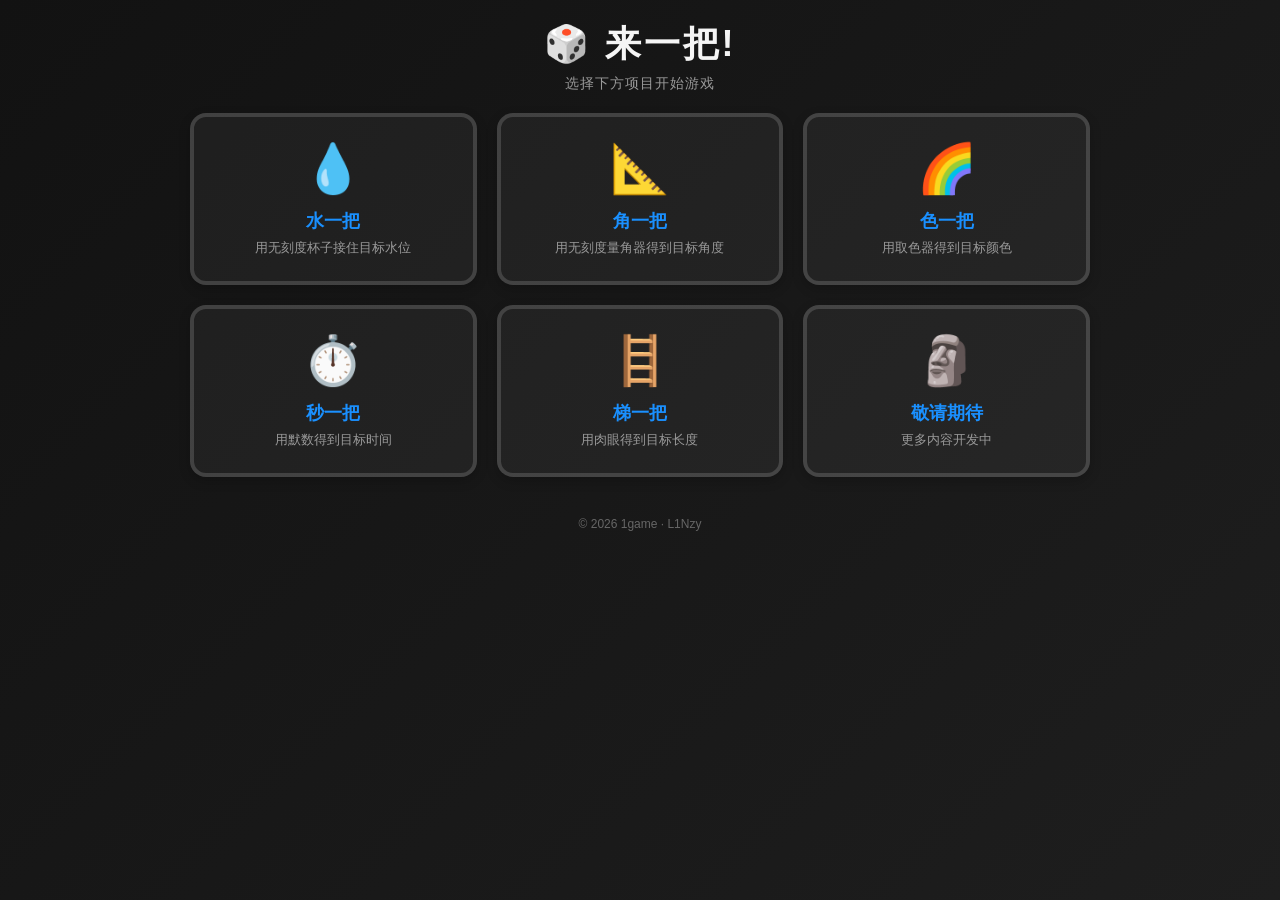
<file: index.html>
<!DOCTYPE html>
<html lang="zh-CN">
<head>
  <meta charset="UTF-8">
  <meta name="viewport" content="width=device-width, initial-scale=1.0">
  <link rel="icon" type="image/png" sizes="32x32" href="img/1.png">
  <title>来一把</title>
  <link rel="stylesheet" href="css/style.css">
  <style>
    .nav-container {
      display: grid;
      grid-template-columns: repeat(auto-fit, minmax(220px, 1fr));
      gap: 20px;
      width: 100%;
      max-width: 900px;
    }
    .nav-card {
      background: rgba(255, 255, 255, 0.05);
      border: 4px solid rgba(255, 255, 255, 0.15);
      border-radius: 16px;
      padding: 24px 20px;
      text-align: center;
      cursor: pointer;
      transition: transform 0.2s ease, box-shadow 0.2s ease;
      box-shadow: 0 4px 12px rgba(0,0,0,0.2);
    }
    .nav-card:hover {
      transform: translateY(-4px);
      box-shadow: 0 8px 24px #0084ff;
      border-color: #0062ff;
    }
    .nav-icon { font-size: 48px; margin-bottom: 12px; }
    .nav-title { font-size: 18px; font-weight: 600; color: #1a90ff; margin-bottom: 6px; }
    .nav-desc { font-size: 13px; color: #999999; line-height: 1.4; }
    .footer { margin-top: 40px; font-size: 12px; color: #666666; text-align: center; }
    @media (max-width: 600px) {
      .title { font-size: 26px; }
      .nav-icon { font-size: 40px; }
      .nav-title { font-size: 16px; }
    }
  </style>
</head>
<body>
  <h1 class="title">🎲 来一把!</h1>
  <p class="subtitle">选择下方项目开始游戏</p>

  <div class="nav-container">
    <div class="nav-card" onclick="window.open('WATER/index.html','_blank')">
      <div class="nav-icon">💧</div>
      <div class="nav-title">水一把</div>
      <div class="nav-desc">用无刻度杯子接住目标水位</div>
    </div>
    <div class="nav-card" onclick="window.open('ANGLE/index.html','_blank')">
      <div class="nav-icon">📐</div>
      <div class="nav-title">角一把</div>
      <div class="nav-desc">用无刻度量角器得到目标角度</div>
    </div>
    <div class="nav-card" onclick="window.open('COLOR/index.html','_blank')">
      <div class="nav-icon">🌈</div>
      <div class="nav-title">色一把</div>
      <div class="nav-desc">用取色器得到目标颜色</div>
    </div>
    <div class="nav-card" onclick="window.open('SECOND/index.html','_blank')">
      <div class="nav-icon">⏱️</div>
      <div class="nav-title">秒一把</div>
      <div class="nav-desc">用默数得到目标时间</div>
    </div>    
    <div class="nav-card" onclick="window.open('LADDER/index.html','_blank')">
      <div class="nav-icon">🪜</div>
      <div class="nav-title">梯一把</div>
      <div class="nav-desc">用肉眼得到目标长度</div>
    </div>
    <div class="nav-card" onclick="location.href='#'">
      <div class="nav-icon">🗿</div>
      <div class="nav-title">敬请期待</div>
      <div class="nav-desc">更多内容开发中</div>
    </div>
  </div>

  <div class="footer">© 2026 1game · L1Nzy</div>
</body>
</html>
</file>
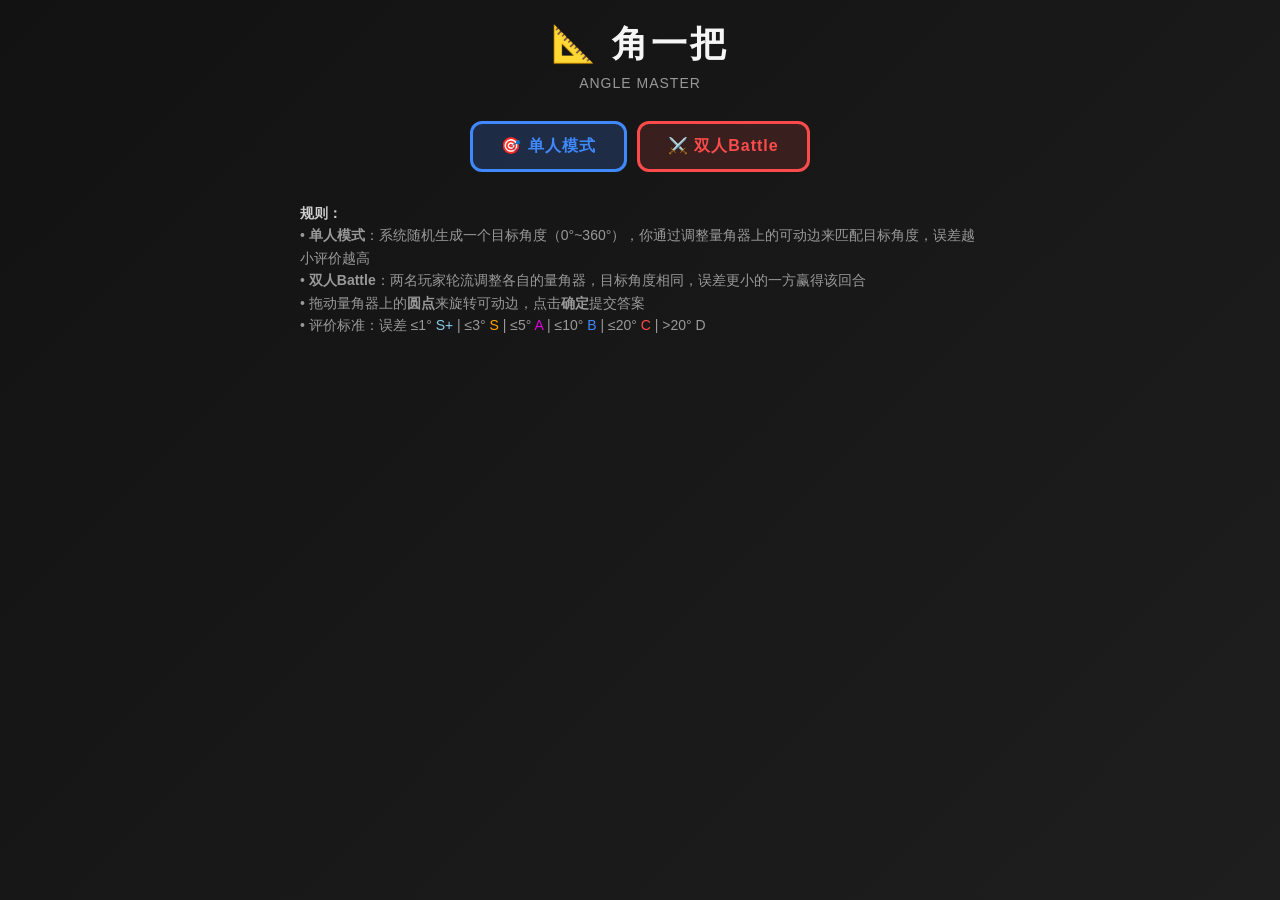
<file: ANGLE/index.html>
<!DOCTYPE html>
<html lang="zh-CN">
<head>
  <meta charset="UTF-8">
  <meta name="viewport" content="width=device-width, initial-scale=1.0">
  <link rel="icon" type="image/png" sizes="32x32" href="../img/A.png">
  <title>角一把</title>
  <link rel="stylesheet" href="../css/style.css">
  <style>
    .target-display {
      font-size: 52px;
      font-weight: 800;
      color: var(--color-warning);
      text-align: center;
      margin: 8px 0;
      letter-spacing: 2px;
      text-shadow: 0 0 20px rgba(255, 218, 70, 0.3);
    }
    .protractor-area {
      display: flex;
      gap: 40px;
      align-items: center;
      justify-content: center;
      flex-wrap: wrap;
      margin: 16px 0;
    }
    .protractor-wrapper {
      display: flex;
      flex-direction: column;
      align-items: center;
      gap: 10px;
    }
    .protractor-name {
      font-size: 15px;
      font-weight: 700;
      color: #ccc;
      letter-spacing: 1px;
    }
    .protractor-name.p1 { color: var(--color-accent); }
    .protractor-name.p2 { color: var(--color-success); }
    .canvas-container { position: relative; }
    canvas {
      border-radius: 50%;
      cursor: grab;
      background: rgba(255,255,255,0.02);
      border: 1px solid var(--border-subtle);
    }
    canvas:active { cursor: grabbing; }
    @media (max-width: 960px) {
      .target-display { font-size: 40px; }
      .protractor-area { gap: 20px; }
    }
    @media (max-width: 640px) {
      .target-display { font-size: 34px; }
    }
  </style>
</head>
<body>
  <div class="title">📐 角一把</div>
  <div class="subtitle">ANGLE MASTER</div>

  <div class="test-area">
    <div id="modeSelect" class="mode-select">
      <button class="btn btn-primary" onclick="startSolo()">🎯 单人模式</button>
      <button class="btn btn-danger" onclick="showBoSelect()">⚔️ 双人Battle</button>
    </div>

    <div id="boSelect" class="bo-select hidden">
      <span class="bo-label">选择赛制：</span>
      <button class="bo-btn" data-bo="1">BO1</button>
      <button class="bo-btn" data-bo="3">BO3</button>
      <button class="bo-btn" data-bo="5">BO5</button>
      <button class="bo-btn" data-bo="7">BO7</button>
      <button class="bo-btn active" data-bo="-1">♾️无限</button>
      <button class="btn btn-ghost" style="padding:6px 14px;font-size:13px;" onclick="backToModeSelect()">← 返回</button>
    </div>

    <div id="gameContainer" class="game-container hidden">
      <div id="targetLabel" class="target-label hidden">🎯 目标角度</div>
      <div id="targetDisplay" class="target-display hidden">--°</div>
      <div id="roundInfo" class="round-info hidden"></div>

      <div id="scoreBoard" class="score-board hidden">
        <div class="score-item">
          <div class="score-name p1-color">玩家1</div>
          <div class="score-value p1-score" id="p1Score">0</div>
        </div>
        <div class="score-divider">:</div>
        <div class="score-item">
          <div class="score-name p2-color">玩家2</div>
          <div class="score-value p2-score" id="p2Score">0</div>
        </div>
      </div>

      <div id="flowTip" class="flow-tip">点击开始按钮进入游戏</div>
      <div id="protractorArea" class="protractor-area"></div>
      <div id="feedbackText" class="feedback-text"></div>
      <div id="progressText" class="progress"></div>

      <div style="display:flex;gap:10px;flex-wrap:wrap;justify-content:center;">
        <button id="btnStart" class="btn btn-success" onclick="startRound()">▶ 开始</button>
        <button id="btnConfirm" class="btn btn-primary hidden" onclick="confirmAngle()">✓ 确定</button>
        <button id="btnNext" class="btn btn-warning hidden" onclick="nextRound()">▶ 下一回合</button>
        <button id="btnBack" class="btn btn-ghost" onclick="backToModeSelect()">← 返回菜单</button>
      </div>

      <div id="resultContainer" class="result-container hidden"></div>
    </div>

    <div id="ruleTip" class="rule-tip">
      <strong style="color:#ccc;">规则：</strong><br>
      • <strong>单人模式</strong>：系统随机生成一个目标角度（0°~360°），你通过调整量角器上的可动边来匹配目标角度，误差越小评价越高<br>
      • <strong>双人Battle</strong>：两名玩家轮流调整各自的量角器，目标角度相同，误差更小的一方赢得该回合<br>
      • 拖动量角器上的<strong>圆点</strong>来旋转可动边，点击<strong>确定</strong>提交答案<br>
      • 评价标准：误差 ≤1° <span class="text-skyblue">S+</span> | ≤3° <span class="text-orange">S</span> | ≤5° <span class="text-purple">A</span> | ≤10° <span class="text-blue">B</span> | ≤20° <span class="text-red">C</span> | >20° <span class="text-gray">D</span>
    </div>
  </div>

  <div id="modalOverlay" class="modal-overlay hidden">
    <div class="modal-box">
      <div id="modalTitle" class="modal-title"></div>
      <div id="modalBody" class="modal-body"></div>
      <button class="btn btn-primary" onclick="closeModal()">了解</button>
    </div>
  </div>

  <script src="../js/angle.js"></script>
</body>
</html>
</file>
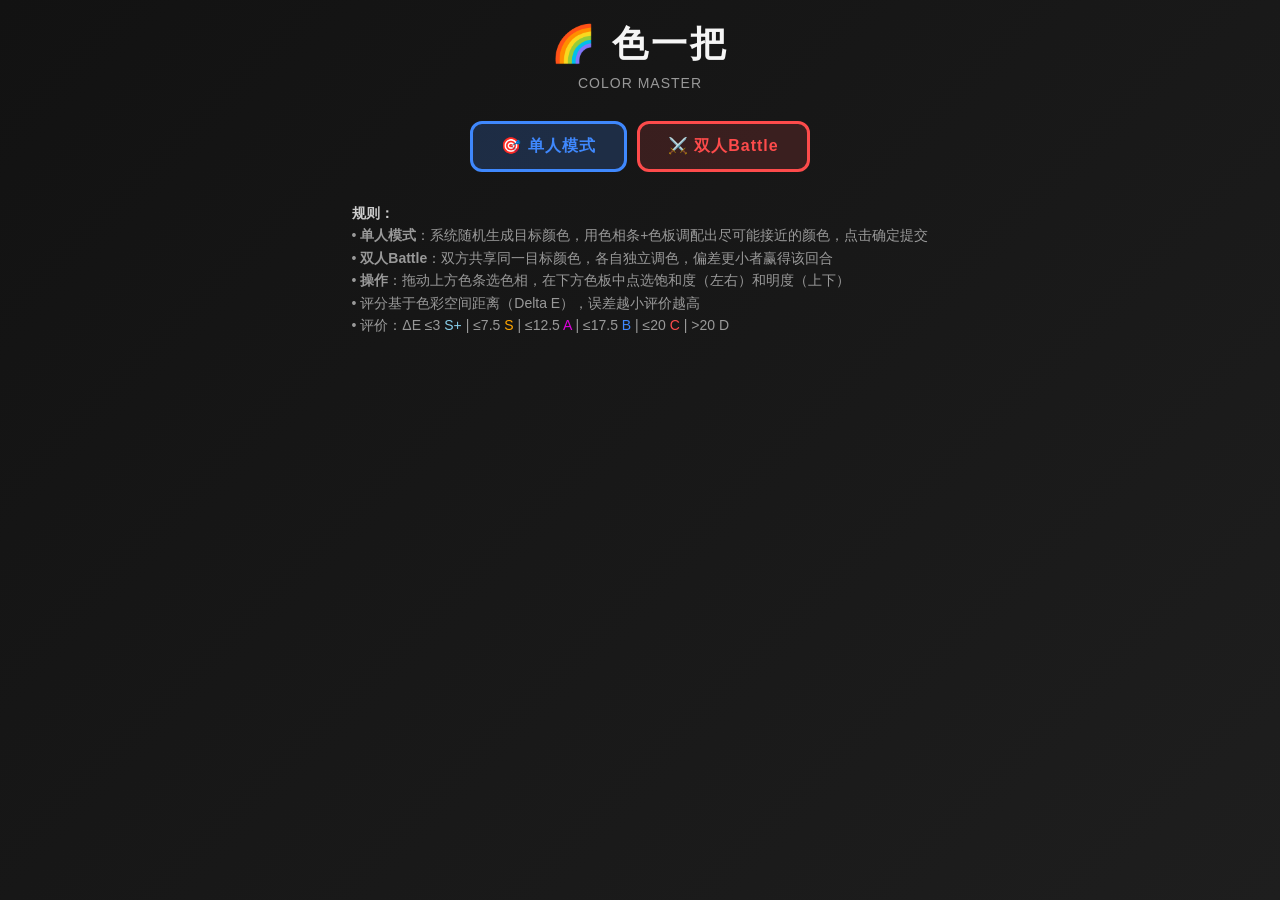
<file: COLOR/index.html>
<!DOCTYPE html>
<html lang="zh-CN">
<head>
  <meta charset="UTF-8">
  <meta name="viewport" content="width=device-width, initial-scale=1.0">
  <link rel="icon" type="image/png" sizes="32x32" href="../img/C.png">
  <title>色一把</title>
  <link rel="stylesheet" href="../css/style.css">
  <style>
    .target-swatch {
      width: 140px;
      height: 140px;
      border-radius: var(--radius-md);
      border: 3px solid rgba(255, 255, 255, 0.3);
      box-shadow: 0 0 30px rgba(0, 0, 0, 0.5);
      margin: 10px 0;
    }
    .players-area {
      display: flex;
      gap: 40px;
      align-items: flex-start;
      justify-content: center;
      flex-wrap: wrap;
      margin: 16px 0;
    }
    .player-panel {
      display: flex;
      flex-direction: column;
      align-items: center;
      gap: 12px;
      padding: 16px;
      border-radius: var(--radius-md);
      border: 1px solid var(--border-subtle);
      background: rgba(255, 255, 255, 0.02);
      min-width: 280px;
    }
    .player-name {
      font-size: 15px;
      font-weight: 700;
      letter-spacing: 1px;
    }
    .player-name.p1 { color: var(--color-accent); }
    .player-name.p2 { color: var(--color-success); }
    .color-preview {
      width: 100px;
      height: 100px;
      border-radius: var(--radius-md);
      border: 3px solid rgba(255, 255, 255, 0.25);
      box-shadow: 0 0 16px rgba(0, 0, 0, 0.4);
      transition: background-color 0.03s;
    }
    .picker-wrap {
      display: flex;
      flex-direction: column;
      align-items: center;
      gap: 10px;
      width: 240px;
    }
    .hue-bar {
      width: 100%;
      height: 18px;
      border-radius: 9px;
      border: 1px solid rgba(255, 255, 255, 0.2);
      cursor: pointer;
      position: relative;
      touch-action: none;
      background: linear-gradient(to right,
        #ff0000 0%, #ffff00 17%, #00ff00 33%,
        #00ffff 50%, #0000ff 67%, #ff00ff 83%, #ff0000 100%);
    }
    .hue-thumb {
      position: absolute;
      top: -4px;
      width: 10px;
      height: 26px;
      border-radius: 5px;
      border: 2px solid #fff;
      background: rgba(255, 255, 255, 0.3);
      box-shadow: 0 0 4px rgba(0, 0, 0, 0.5);
      transform: translateX(-5px);
      pointer-events: none;
    }
    .sv-canvas {
      width: 240px;
      height: 160px;
      border-radius: var(--radius-sm);
      border: 1px solid rgba(255, 255, 255, 0.2);
      cursor: crosshair;
      position: relative;
      overflow: hidden;
      touch-action: none;
      background: #ff0000;
    }
    .sv-overlay-white {
      position: absolute;
      inset: 0;
      background: linear-gradient(to right, rgba(255, 255, 255, 1), rgba(255, 255, 255, 0));
    }
    .sv-overlay-black {
      position: absolute;
      inset: 0;
      background: linear-gradient(to top, rgba(0, 0, 0, 1), rgba(0, 0, 0, 0));
    }
    .sv-thumb {
      position: absolute;
      width: 14px;
      height: 14px;
      border-radius: 50%;
      border: 2px solid #fff;
      box-shadow: 0 0 4px rgba(0, 0, 0, 0.6);
      transform: translate(-7px, -7px);
      pointer-events: none;
    }
    .hue-label {
      font-size: 12px;
      color: var(--color-neutral);
      font-family: monospace;
    }
    .compare-area {
      display: flex;
      gap: 30px;
      align-items: center;
      justify-content: center;
      flex-wrap: wrap;
      margin: 12px 0;
    }
    .compare-item {
      display: flex;
      flex-direction: column;
      align-items: center;
      gap: 6px;
    }
    .compare-swatch {
      width: 90px;
      height: 90px;
      border-radius: var(--radius-md);
      border: 2px solid rgba(255, 255, 255, 0.25);
    }
    .compare-label {
      font-size: 12px;
      color: var(--color-neutral);
    }
    @media (max-width: 960px) {
      .players-area { gap: 20px; }
    }
    @media (max-width: 640px) {
      .player-panel { min-width: unset; width: 100%; }
    }
  </style>
</head>
<body>
  <div class="title">🌈 色一把</div>
  <div class="subtitle">COLOR MASTER</div>

  <div class="test-area">
    <div id="modeSelect" class="mode-select">
      <button class="btn btn-primary" onclick="startSolo()">🎯 单人模式</button>
      <button class="btn btn-danger"  onclick="showBoSelect()">⚔️ 双人Battle</button>
    </div>

    <div id="boSelect" class="bo-select hidden">
      <span class="bo-label">选择赛制：</span>
      <button class="bo-btn" data-bo="1">BO1</button>
      <button class="bo-btn" data-bo="3">BO3</button>
      <button class="bo-btn" data-bo="5">BO5</button>
      <button class="bo-btn" data-bo="7">BO7</button>
      <button class="bo-btn active" data-bo="-1">♾️无限</button>
      <button class="btn btn-ghost" style="padding:6px 14px;font-size:13px;" onclick="backToModeSelect()">← 返回</button>
    </div>

    <div id="gameContainer" class="game-container hidden">
      <div id="targetLabel"  class="target-label hidden">🌈 目标颜色</div>
      <div id="targetSwatch" class="target-swatch hidden"></div>
      <div id="roundInfo" class="round-info hidden"></div>

      <div id="scoreBoard" class="score-board hidden">
        <div class="score-item">
          <div class="score-name p1-color">玩家1</div>
          <div class="score-value p1-score" id="p1Score">0</div>
        </div>
        <div class="score-divider">:</div>
        <div class="score-item">
          <div class="score-name p2-color">玩家2</div>
          <div class="score-value p2-score" id="p2Score">0</div>
        </div>
      </div>

      <div id="flowTip" class="flow-tip">点击开始按钮进入游戏</div>
      <div id="playersArea" class="players-area hidden"></div>
      <div id="compareArea" class="compare-area hidden"></div>
      <div id="feedbackText" class="feedback-text"></div>
      <div id="progressText" class="progress"></div>

      <div style="display:flex;gap:10px;flex-wrap:wrap;justify-content:center;">
        <button id="btnStart"   class="btn btn-success"  onclick="startRound()">▶ 开始</button>
        <button id="btnConfirm" class="btn btn-primary hidden" onclick="confirmColor()">✓ 确定</button>
        <button id="btnNext"    class="btn btn-warning hidden" onclick="nextRound()">▶ 下一回合</button>
        <button id="btnBack"    class="btn btn-ghost"    onclick="backToModeSelect()">← 返回菜单</button>
      </div>

      <div id="resultContainer" class="result-container hidden"></div>
    </div>

    <div id="ruleTip" class="rule-tip">
      <strong style="color:#ccc;">规则：</strong><br>
      • <strong>单人模式</strong>：系统随机生成目标颜色，用色相条+色板调配出尽可能接近的颜色，点击确定提交<br>
      • <strong>双人Battle</strong>：双方共享同一目标颜色，各自独立调色，偏差更小者赢得该回合<br>
      • <strong>操作</strong>：拖动上方色条选色相，在下方色板中点选饱和度（左右）和明度（上下）<br>
      • 评分基于色彩空间距离（Delta E），误差越小评价越高<br>
      • 评价：ΔE ≤3 <span class="text-skyblue">S+</span> | ≤7.5 <span class="text-orange">S</span> | ≤12.5 <span class="text-purple">A</span> | ≤17.5 <span class="text-blue">B</span> | ≤20 <span class="text-red">C</span> | >20 <span class="text-gray">D</span>
    </div>
  </div>

  <div id="modalOverlay" class="modal-overlay hidden">
    <div class="modal-box">
      <div id="modalTitle" class="modal-title"></div>
      <div id="modalBody"  class="modal-body"></div>
      <button class="btn btn-primary" onclick="closeModal()">了解</button>
    </div>
  </div>

  <script src="../js/color.js"></script>
</body>
</html>
</file>
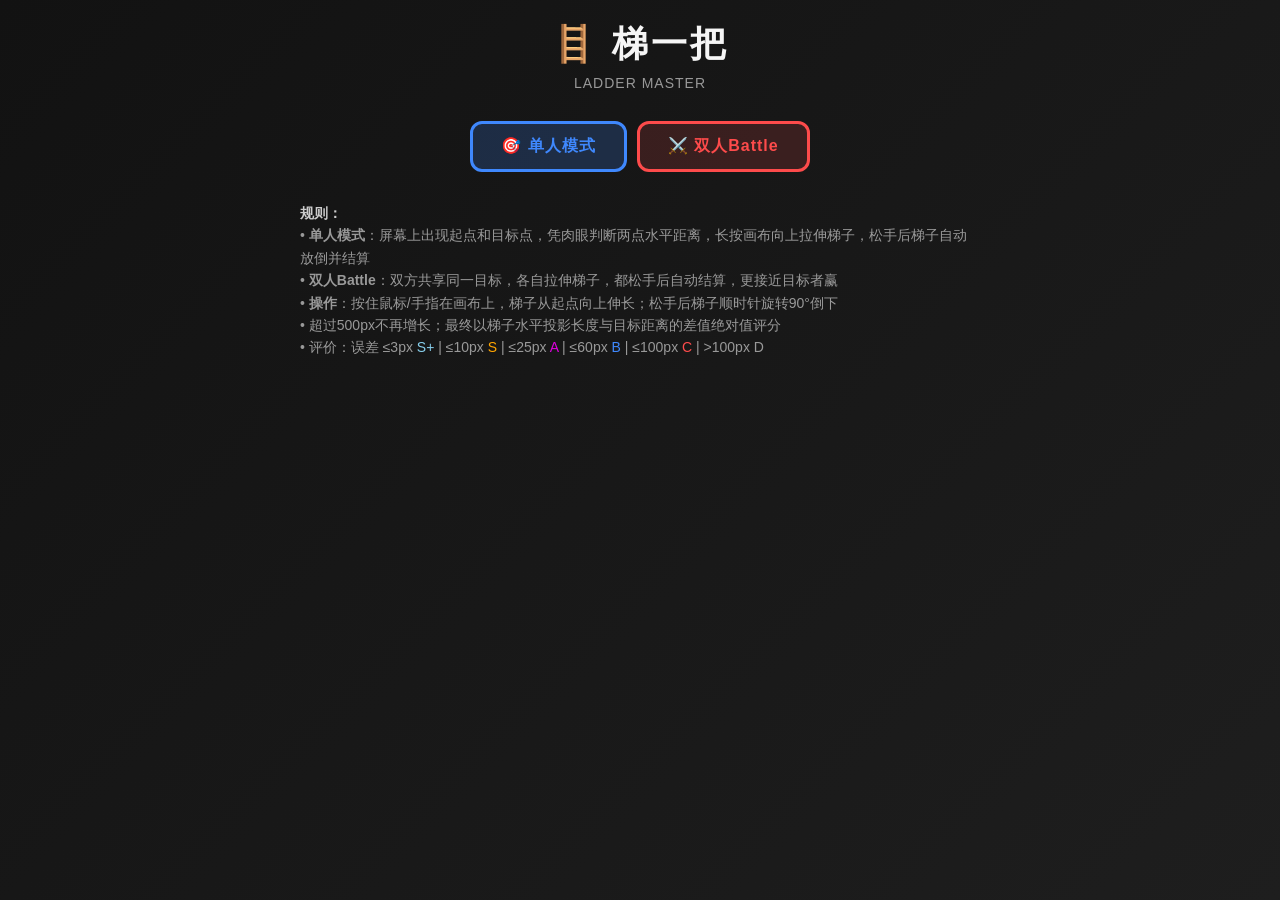
<file: LADDER/index.html>
<!DOCTYPE html>
<html lang="zh-CN">
<head>
<meta charset="UTF-8">
<meta name="viewport" content="width=device-width, initial-scale=1.0">
<link rel="icon" type="image/png" sizes="32x32" href="../img/L.png">
<title>梯一把</title>
<link rel="stylesheet" href="../css/style.css">
<style>
  .ladder-area {
    display: flex;
    gap: 40px;
    align-items: flex-start;
    justify-content: center;
    flex-wrap: wrap;
    margin: 16px 0;
  }
  .ladder-wrapper {
    display: flex;
    flex-direction: column;
    align-items: center;
    gap: 10px;
    padding: 16px;
    border-radius: var(--radius-md);
    border: 1px solid var(--border-subtle);
    background: rgba(255, 255, 255, 0.02);
  }
  .ladder-name {
    font-size: 15px;
    font-weight: 700;
    letter-spacing: 1px;
  }
  .ladder-name.p1 { color: var(--color-accent); }
  .ladder-name.p2 { color: var(--color-success); }
  .ladder-hint {
    font-size: 12px;
    color: var(--color-neutral);
    text-align: center;
    opacity: 0.6;
  }
  canvas {
    border-radius: var(--radius-md);
    background: rgba(255, 255, 255, 0.02);
    border: 1px solid var(--border-subtle);
    touch-action: none;
    cursor: pointer;
  }
  canvas:active { cursor: grabbing; }
</style>
</head>
<body>

<div class="title">🪜 梯一把</div>
<div class="subtitle">LADDER MASTER</div>

<div class="test-area">

  <div id="modeSelect" class="mode-select">
    <button class="btn btn-primary" onclick="startLadderSolo()">🎯 单人模式</button>
    <button class="btn btn-danger"  onclick="showLadderBoSelect()">⚔️ 双人Battle</button>
  </div>

  <div id="boSelect" class="bo-select hidden">
    <span class="bo-label">选择赛制：</span>
    <button class="bo-btn" data-bo="1">BO1</button>
    <button class="bo-btn" data-bo="3">BO3</button>
    <button class="bo-btn" data-bo="5">BO5</button>
    <button class="bo-btn" data-bo="7">BO7</button>
    <button class="bo-btn active" data-bo="-1">♾️无限</button>
    <button class="btn btn-ghost" style="padding:6px 14px;font-size:13px;" onclick="backToLadderMenu()">← 返回</button>
  </div>

  <div id="gameContainer" class="game-container hidden">

    <div id="roundInfo"      class="round-info hidden"></div>

    <div id="scoreBoard" class="score-board hidden">
      <div class="score-item">
        <div class="score-name p1-color">玩家1</div>
        <div class="score-value p1-score" id="p1Score">0</div>
      </div>
      <div class="score-divider">:</div>
      <div class="score-item">
        <div class="score-name p2-color">玩家2</div>
        <div class="score-value p2-score" id="p2Score">0</div>
      </div>
    </div>

    <div id="flowTip" class="flow-tip">点击开始按钮进入游戏</div>

    <div id="ladderArea" class="ladder-area hidden"></div>

    <div id="feedbackText" class="feedback-text"></div>
    <div id="progressText" class="progress"></div>

    <div style="display:flex;gap:10px;flex-wrap:wrap;justify-content:center;">
      <button id="btnStart"   class="btn btn-success"  onclick="startLadderRound()">▶ 开始</button>
      <button id="btnConfirm" class="btn btn-primary hidden" onclick="confirmLadder()">✓ 确定</button>
      <button id="btnNext"    class="btn btn-warning hidden" onclick="nextLadderRound()">▶ 下一回合</button>
      <button id="btnBack"    class="btn btn-ghost"    onclick="backToLadderMenu()">← 返回菜单</button>
    </div>

    <div id="resultContainer" class="result-container hidden"></div>
  </div>

  <div id="ruleTip" class="rule-tip">
    <strong style="color:#ccc;">规则：</strong><br>
    • <strong>单人模式</strong>：屏幕上出现起点和目标点，凭肉眼判断两点水平距离，长按画布向上拉伸梯子，松手后梯子自动放倒并结算<br>
    • <strong>双人Battle</strong>：双方共享同一目标，各自拉伸梯子，都松手后自动结算，更接近目标者赢<br>
    • <strong>操作</strong>：按住鼠标/手指在画布上，梯子从起点向上伸长；松手后梯子顺时针旋转90°倒下<br>
    • 超过500px不再增长；最终以梯子水平投影长度与目标距离的差值绝对值评分<br>
    • 评价：误差 ≤3px <span class="text-skyblue">S+</span> | ≤10px <span class="text-orange">S</span> | ≤25px <span class="text-purple">A</span> | ≤60px <span class="text-blue">B</span> | ≤100px <span class="text-red">C</span> | >100px <span class="text-gray">D</span>
  </div>
</div>

<div id="modalOverlay" class="modal-overlay hidden">
  <div class="modal-box">
    <div id="modalTitle" class="modal-title"></div>
    <div id="modalBody"  class="modal-body"></div>
    <button class="btn btn-primary" onclick="closeLadderModal()">了解</button>
  </div>
</div>

<script src="../js/ladder.js"></script>
</body>
</html>
</file>
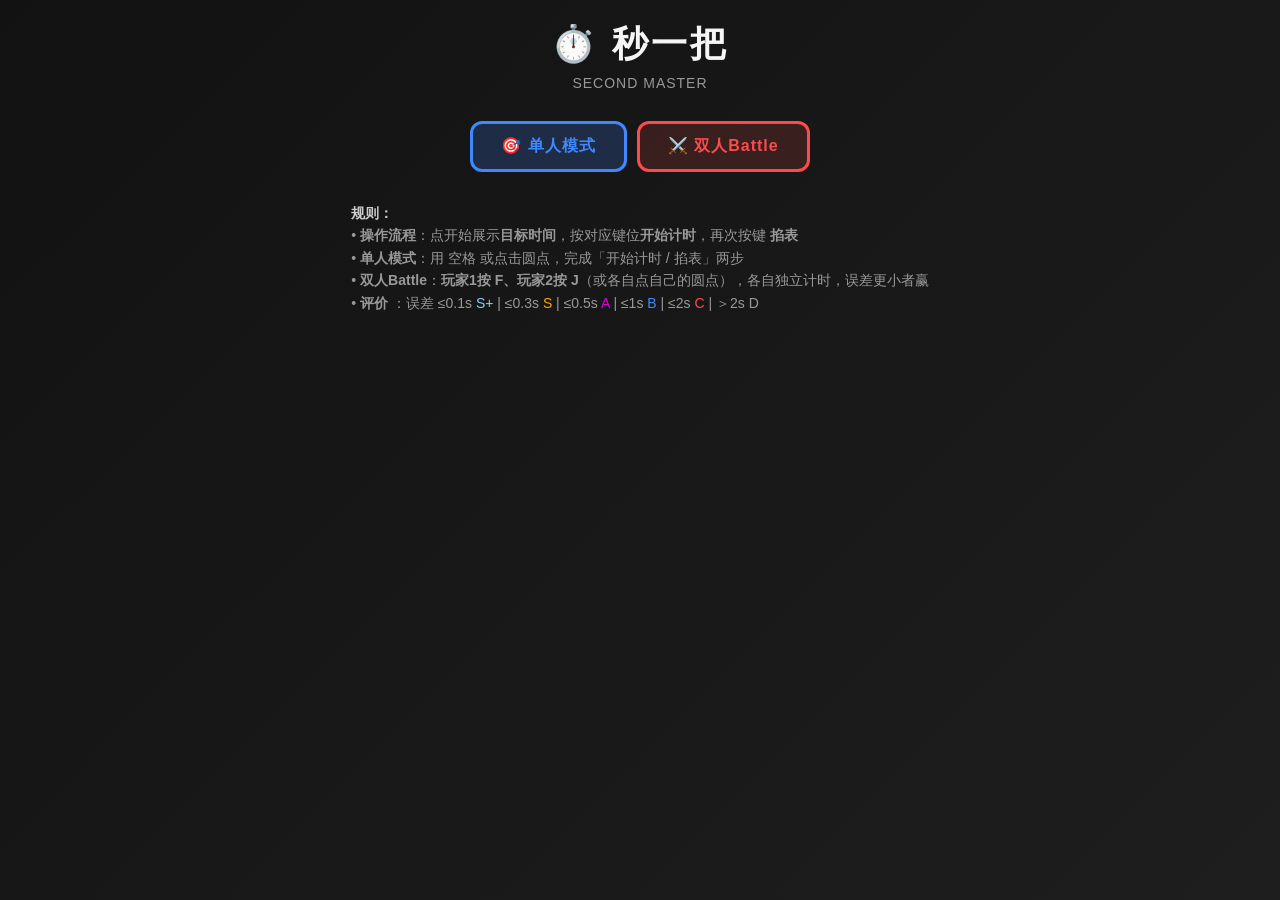
<file: SECOND/index.html>
<!DOCTYPE html>
<html lang="zh-CN">
<head>
  <meta charset="UTF-8">
  <meta name="viewport" content="width=device-width, initial-scale=1.0">
  <link rel="icon" type="image/png" sizes="32x32" href="../img/S.png">
  <title>秒一把</title>
  <link rel="stylesheet" href="../css/style.css">
  <style>
    .target-display {
      font-size: 56px;
      font-weight: 800;
      color: var(--color-warning);
      text-align: center;
      margin: 8px 0;
      letter-spacing: 2px;
      text-shadow: 0 0 20px rgba(255, 218, 70, 0.3);
      font-family: Consolas, monospace;
    }
    .players-area {
      display: flex;
      gap: 40px;
      align-items: flex-start;
      justify-content: center;
      flex-wrap: wrap;
      margin: 16px 0;
    }
    .player-panel {
      display: flex;
      flex-direction: column;
      align-items: center;
      gap: 14px;
      padding: 18px;
      border-radius: var(--radius-md);
      border: 1px solid var(--border-subtle);
      background: rgba(255, 255, 255, 0.02);
      min-width: 260px;
    }
    .player-name {
      font-size: 15px;
      font-weight: 700;
      letter-spacing: 1px;
    }
    .player-name.p1 { color: var(--color-accent); }
    .player-name.p2 { color: var(--color-success); }
    .player-panel {
      user-select: none;
      -webkit-user-select: none;
      -webkit-tap-highlight-color: transparent;
      touch-action: manipulation;
      cursor: default;
    }
    .status-dot {
      width: 140px;
      height: 140px;
      border-radius: 50%;
      display: flex;
      align-items: center;
      justify-content: center;
      transition: background 0.2s, border-color 0.2s, box-shadow 0.2s, transform 0.12s;
      -webkit-tap-highlight-color: transparent;
    }
    .player-panel.pressable { cursor: pointer; border-color: var(--border-medium); }
    .player-panel.pressable:hover  .status-dot { transform: scale(1.05); }
    .player-panel.pressable:active .status-dot { transform: scale(0.94); }
    .status-dot.pressable { animation: dotBreath 1.4s ease-in-out infinite; }
    @keyframes dotBreath {
      0%, 100% { transform: scale(1); }
      50%      { transform: scale(1.005); }
    }
    .player-panel.shake { animation: panelShake 0.28s ease; }
    @keyframes panelShake {
      0%, 100% { transform: translateX(0); }
      25%      { transform: translateX(-6px); }
      75%      { transform: translateX(6px); }
    }
    @media (prefers-reduced-motion: reduce) {
      .status-dot.pressable { animation: none; }
      .player-panel.pressable:hover .status-dot,
      .player-panel.pressable:active .status-dot { transform: none; }
    }
    .status-dot.idle    { background: rgba(255, 255, 255, 0.06); border: 4px solid var(--border-medium); }
    .status-dot.ready   { background: rgba(255, 218, 70, 0.12); border: 4px solid var(--color-warning); box-shadow: 0 0 40px rgba(255, 218, 70, 0.35); }
    .status-dot.running { background: rgba(63, 136, 253, 0.12); border: 4px solid var(--color-accent);  box-shadow: 0 0 40px rgba(63, 136, 253, 0.35); }
    .status-dot.stopped { background: rgba(0, 255, 136, 0.12);  border: 4px solid var(--color-success);  box-shadow: 0 0 40px rgba(0, 255, 136, 0.35); }
    .dot-label {
      display: flex;
      flex-direction: column;
      align-items: center;
      justify-content: center;
      gap: 6px;
      text-align: center;
    }
    .dot-label .dl-main {
      font-size: 17px;
      color: var(--color-neutral);
      font-weight: 700;
      letter-spacing: 1px;
    }
    .dot-label .dl-sub {
      font-size: 13px;
      font-weight: 700;
      letter-spacing: 2px;
      color: var(--color-neutral);
      opacity: 0.85;
    }
    .status-dot.ready   .dot-label { color: var(--color-warning); }
    .status-dot.running .dot-label { color: var(--color-accent); }
    .status-dot.stopped .dot-label { color: var(--color-success); }
    .key-hint {
      font-size: 13px;
      color: var(--color-neutral);
      background: rgba(255, 255, 255, 0.05);
      padding: 6px 14px;
      border-radius: var(--radius-sm);
      border: 1px solid var(--border-subtle);
      font-family: monospace;
      letter-spacing: 1px;
    }
    .key-hint kbd {
      display: inline-block;
      padding: 2px 8px;
      margin: 0 3px;
      background: rgba(255, 255, 255, 0.12);
      border: 1px solid var(--border-medium);
      border-radius: 4px;
      font-weight: 700;
      color: #fff;
      font-size: 12px;
    }
    @media (max-width: 960px) {
      .players-area { gap: 20px; }
    }
    @media (max-width: 640px) {
      .player-panel { min-width: unset; width: 100%; }
    }
  </style>
</head>
<body>
  <div class="title">⏱️ 秒一把</div>
  <div class="subtitle">SECOND MASTER</div>

  <div class="test-area">
    <div id="modeSelect" class="mode-select">
      <button class="btn btn-primary" onclick="startSolo()">🎯 单人模式</button>
      <button class="btn btn-danger"  onclick="showBoSelect()">⚔️ 双人Battle</button>
    </div>

    <div id="boSelect" class="bo-select hidden">
      <span class="bo-label">选择赛制：</span>
      <button class="bo-btn" data-bo="1">BO1</button>
      <button class="bo-btn" data-bo="3">BO3</button>
      <button class="bo-btn" data-bo="5">BO5</button>
      <button class="bo-btn" data-bo="7">BO7</button>
      <button class="bo-btn active" data-bo="-1">♾️无限</button>
      <button class="btn btn-ghost" style="padding:6px 14px;font-size:13px;" onclick="backToModeSelect()">← 返回</button>
    </div>

    <div id="gameContainer" class="game-container hidden">
      <div id="targetLabel"  class="target-label hidden">⏱️ 目标时长</div>
      <div id="targetDisplay" class="target-display hidden">--.--s</div>
      <div id="roundInfo"    class="round-info hidden"></div>

      <div id="scoreBoard" class="score-board hidden">
        <div class="score-item">
          <div class="score-name p1-color">玩家1</div>
          <div class="score-value p1-score" id="p1Score">0</div>
        </div>
        <div class="score-divider">:</div>
        <div class="score-item">
          <div class="score-name p2-color">玩家2</div>
          <div class="score-value p2-score" id="p2Score">0</div>
        </div>
      </div>

      <div id="flowTip" class="flow-tip">点击开始按钮进入游戏</div>
      <div id="playersArea" class="players-area hidden"></div>
      <div id="feedbackText" class="feedback-text"></div>
      <div id="progressText" class="progress"></div>

      <div style="display:flex;gap:10px;flex-wrap:wrap;justify-content:center;z-index:2;">
        <button id="btnStart" class="btn btn-success" onclick="firstPress()">▶ 开始</button>
        <button id="btnNext"  class="btn btn-warning hidden" onclick="nextRound()">▶ 下一回合</button>
        <button id="btnBack"  class="btn btn-ghost"   onclick="backToModeSelect()">← 返回菜单</button>
      </div>

      <div id="resultContainer" class="result-container hidden"></div>
    </div>

    <div id="ruleTip" class="rule-tip">
      <strong style="color:#ccc;">规则：</strong><br>
      • <strong>操作流程</strong>：点开始展示<strong>目标时间</strong>，按对应键位<strong>开始计时</strong>，再次按键 <strong>掐表</strong><br>
      • <strong>单人模式</strong>：用 <kbd>空格</kbd> 或点击圆点，完成「开始计时 / 掐表」两步<br>
      • <strong>双人Battle</strong>：<strong>玩家1按 F、玩家2按 J</strong>（或各自点自己的圆点），各自独立计时，误差更小者赢<br>
      • <strong>评价</strong> ：误差 ≤0.1s <span class="text-skyblue">S+</span> | ≤0.3s <span class="text-orange">S</span> | ≤0.5s <span class="text-purple">A</span> | ≤1s <span class="text-blue">B</span> | ≤2s <span class="text-red">C</span> | ＞2s <span class="text-gray">D</span>
    </div>
  </div>

  <div id="modalOverlay" class="modal-overlay hidden">
    <div class="modal-box">
      <div id="modalTitle" class="modal-title"></div>
      <div id="modalBody"  class="modal-body"></div>
      <button class="btn btn-primary" onclick="closeModal()">了解</button>
    </div>
  </div>

  <script src="../js/second.js"></script>
</body>
</html>
</file>
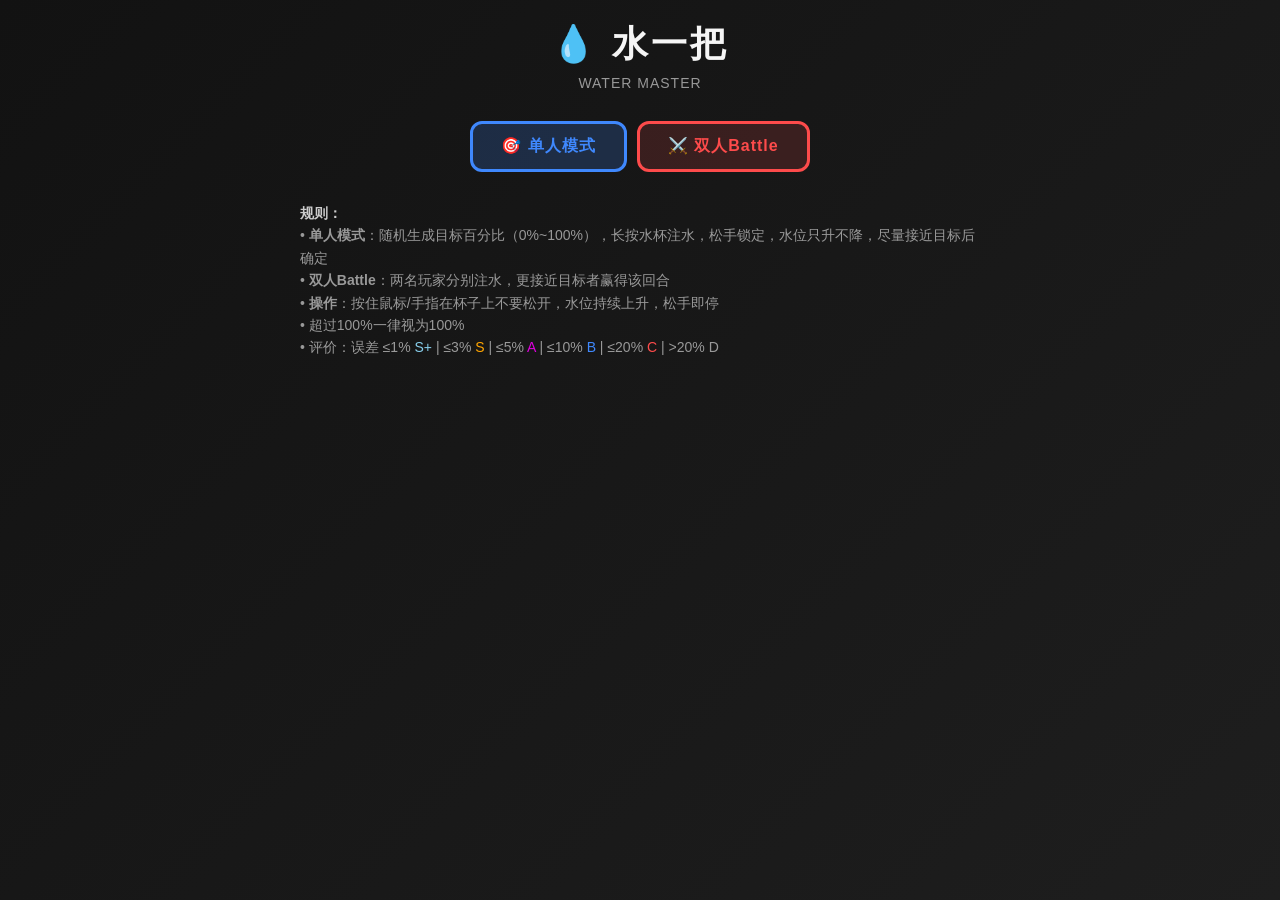
<file: WATER/index.html>
<!DOCTYPE html>
<html lang="zh-CN">
<head>
  <meta charset="UTF-8">
  <meta name="viewport" content="width=device-width, initial-scale=1.0">
  <link rel="icon" type="image/png" sizes="32x32" href="../img/W.png">
  <title>水一把</title>
  <link rel="stylesheet" href="../css/style.css">
  <style>
    .target-display {
      font-size: 52px;
      font-weight: 800;
      color: var(--color-warning);
      text-align: center;
      margin: 8px 0;
      letter-spacing: 2px;
      text-shadow: 0 0 20px rgba(255, 218, 70, 0.3);
    }
    .cups-area {
      display: flex;
      gap: 50px;
      align-items: flex-end;
      justify-content: center;
      flex-wrap: wrap;
      margin: 16px 0;
    }
    .cup-wrapper {
      display: flex;
      flex-direction: column;
      align-items: center;
      gap: 10px;
    }
    .cup-name {
      font-size: 15px;
      font-weight: 700;
      color: #ccc;
      letter-spacing: 1px;
    }
    .cup-name.p1 { color: var(--color-accent); }
    .cup-name.p2 { color: var(--color-success); }
    .canvas-container { position: relative; }
    canvas {
      border-radius: var(--radius-md);
      cursor: pointer;
      background: rgba(255, 255, 255, 0.02);
      border: 1px solid var(--border-subtle);
      touch-action: none;
    }
    canvas:active { cursor: grabbing; }
    .hold-hint {
      font-size: 12px;
      color: var(--color-neutral);
      text-align: center;
      opacity: 0.6;
      letter-spacing: 0.5px;
    }
    @media (max-width: 960px) {
      .target-display { font-size: 40px; }
      .cups-area { gap: 20px; }
    }
    @media (max-width: 640px) {
      .target-display { font-size: 34px; }
    }
  </style>
</head>
<body>
  <div class="title">💧 水一把</div>
  <div class="subtitle">WATER MASTER</div>

  <div class="test-area">
    <div id="modeSelect" class="mode-select">
      <button class="btn btn-primary" onclick="startSolo()">🎯 单人模式</button>
      <button class="btn btn-danger"  onclick="showBoSelect()">⚔️ 双人Battle</button>
    </div>

    <div id="boSelect" class="bo-select hidden">
      <span class="bo-label">选择赛制：</span>
      <button class="bo-btn" data-bo="1">BO1</button>
      <button class="bo-btn" data-bo="3">BO3</button>
      <button class="bo-btn" data-bo="5">BO5</button>
      <button class="bo-btn" data-bo="7">BO7</button>
      <button class="bo-btn active" data-bo="-1">♾️无限</button>
      <button class="btn btn-ghost" style="padding:6px 14px;font-size:13px;" onclick="backToModeSelect()">← 返回</button>
    </div>

    <div id="gameContainer" class="game-container hidden">
      <div id="targetLabel"   class="target-label hidden">🎯 目标水位</div>
      <div id="targetDisplay" class="target-display hidden">--%</div>
      <div id="roundInfo"     class="round-info hidden"></div>

      <div id="scoreBoard" class="score-board hidden">
        <div class="score-item">
          <div class="score-name p1-color">玩家1</div>
          <div class="score-value p1-score" id="p1Score">0</div>
        </div>
        <div class="score-divider">:</div>
        <div class="score-item">
          <div class="score-name p2-color">玩家2</div>
          <div class="score-value p2-score" id="p2Score">0</div>
        </div>
      </div>

      <div id="flowTip" class="flow-tip">点击开始按钮进入游戏</div>
      <div id="cupsArea" class="cups-area hidden"></div>
      <div id="feedbackText" class="feedback-text"></div>
      <div id="progressText" class="progress"></div>

      <div style="display:flex;gap:10px;flex-wrap:wrap;justify-content:center;">
        <button id="btnStart"   class="btn btn-success"  onclick="startRound()">▶ 开始</button>
        <button id="btnConfirm" class="btn btn-primary hidden" onclick="confirmWater()">✓ 确定</button>
        <button id="btnNext"    class="btn btn-warning hidden" onclick="nextRound()">▶ 下一回合</button>
        <button id="btnBack"    class="btn btn-ghost"    onclick="backToModeSelect()">← 返回菜单</button>
      </div>

      <div id="resultContainer" class="result-container hidden"></div>
    </div>

    <div id="ruleTip" class="rule-tip">
      <strong style="color:#ccc;">规则：</strong><br>
      • <strong>单人模式</strong>：随机生成目标百分比（0%~100%），长按水杯注水，松手锁定，水位只升不降，尽量接近目标后确定<br>
      • <strong>双人Battle</strong>：两名玩家分别注水，更接近目标者赢得该回合<br>
      • <strong>操作</strong>：按住鼠标/手指在杯子上不要松开，水位持续上升，松手即停<br>
      • 超过100%一律视为100%<br>
      • 评价：误差 ≤1% <span class="text-skyblue">S+</span> | ≤3% <span class="text-orange">S</span> | ≤5% <span class="text-purple">A</span> | ≤10% <span class="text-blue">B</span> | ≤20% <span class="text-red">C</span> | >20% <span class="text-gray">D</span>
    </div>
  </div>

  <div id="modalOverlay" class="modal-overlay hidden">
    <div class="modal-box">
      <div id="modalTitle" class="modal-title"></div>
      <div id="modalBody"  class="modal-body"></div>
      <button class="btn btn-primary" onclick="closeModal()">了解</button>
    </div>
  </div>

  <script src="../js/water.js"></script>
</body>
</html>
</file>
<file: css/style.css>
:root {
  --bg-dark: #121212;
  --bg-card: rgba(255, 255, 255, 0.03);
  --border-subtle: rgba(255, 255, 255, 0.1);
  --border-medium: rgba(255, 255, 255, 0.2);
  --color-success: #00ff88;
  --color-error: #fd4b4b;
  --color-warning: #ffda46;
  --color-neutral: #999999;
  --color-accent: #3f88fd;
  --color-text: #ffffff;
  --font-main: 'Segoe UI', Roboto, Oxygen, Ubuntu, Cantarell, sans-serif;
  --gap-sm: 6px;
  --gap-md: 10px;
  --gap-lg: 20px;
  --radius-sm: 8px;
  --radius-md: 12px;
  --radius-lg: 16px;
  --radius-full: 50%;
}

* {
  margin: 0;
  padding: 0;
  box-sizing: border-box;
  font-family: var(--font-main);
}

body {
  min-height: 100vh;
  background: linear-gradient(135deg, #121212, #1e1e1e);
  display: flex;
  flex-direction: column;
  align-items: center;
  justify-content: flex-start;
  color: var(--color-text);
  padding: 20px 10px;
  user-select: none;
  overflow-x: hidden;
}

.title {
  font-size: 36px;
  font-weight: 700;
  margin-bottom: 6px;
  color: #f5f5f5;
  letter-spacing: 3px;
  text-transform: uppercase;
  text-align: center;
}

.subtitle {
  font-size: 14px;
  color: var(--color-neutral);
  margin-bottom: 20px;
  letter-spacing: 1px;
}

.test-area {
  display: flex;
  flex-direction: column;
  align-items: center;
  max-width: 960px;
  width: 100%;
  padding: 10px 0;
}

.game-container {
  width: 860px;
  max-width: 95%;
  min-height: 260px;
  display: flex;
  flex-direction: column;
  align-items: center;
  justify-content: flex-start;
  border-radius: var(--radius-lg);
  background: var(--bg-card);
  border: 2px solid var(--border-subtle);
  box-shadow: 0 0 30px rgba(0, 0, 0, 0.7);
  padding: 24px;
  position: relative;
}

.flow-tip {
  font-size: 17px;
  font-weight: 600;
  text-align: center;
  letter-spacing: 1px;
  z-index: 2;
}

.progress {
  font-size: 16px;
  color: var(--color-neutral);
  font-weight: 600;
  text-align: center;
  min-height: 24px;
  margin: 2px 0;
  z-index: 2;
}

.rule-tip {
  font-size: 14px;
  color: var(--color-neutral);
  margin-top: 10px;
  text-align: left;
  max-width: 680px;
  line-height: 1.6;
}

.result-container {
  display: flex;
  flex-direction: column;
  gap: var(--gap-sm);
  max-width: 680px;
  width: 100%;
  padding: 8px 0;
  margin-bottom: 10px;
  z-index: 2;
}

.stats-group {
  background: rgba(255, 255, 255, 0.04);
  padding: 12px 16px;
  border-radius: var(--radius-md);
  border: 1px solid var(--border-medium);
  width: 100%;
  box-shadow: 0 4px 12px rgba(0, 0, 0, 0.15);
}

.stats-group-title {
  font-size: 14px;
  font-weight: 700;
  color: #ccc;
  margin-bottom: 8px;
  text-align: center;
  border-bottom: 1px solid var(--border-subtle);
  padding-bottom: 4px;
}

.stats {
  display: grid;
  grid-template-columns: repeat(auto-fit, minmax(130px, 1fr));
  gap: var(--gap-sm);
  margin-top: 6px;
  width: 100%;
}

.stat-item {
  background: rgba(255, 255, 255, 0.06);
  padding: 10px 8px;
  border-radius: var(--radius-sm);
  border: 1px solid var(--border-medium);
  text-align: center;
}

.stat-label {
  font-size: 13px;
  color: var(--color-neutral);
  margin-bottom: 5px;
}

.stat-value {
  font-size: 19px;
  font-weight: 700;
  color: var(--color-success);
}

.stat-value.best {
  color: var(--color-warning);
}

.text-green   { color: #00ff88; }
.text-red     { color: #fd4b4b; }
.text-yellow  { color: #ffda46; }
.text-gray    { color: #999; }
.text-blue    { color: #3f88fd; }
.text-purple  { color: #de01de; }
.text-skyblue { color: #87ceeb; }
.text-orange  { color: #ffa500; }

.btn {
  padding: 12px 28px;
  font-size: 16px;
  font-weight: 600;
  border-radius: var(--radius-md);
  border: 3px solid var(--border-medium);
  cursor: pointer;
  transition: all 0.2s ease;
  letter-spacing: 1px;
  flex: 0 0 auto;
  white-space: nowrap;
}

.btn-primary {
  background: rgba(63, 136, 253, 0.2);
  border-color: var(--color-accent);
  color: var(--color-accent);
}
.btn-primary:hover {
  background: rgba(63, 136, 253, 0.35);
  box-shadow: 0 0 16px rgba(63, 136, 253, 0.4);
}

.btn-success {
  background: rgba(0, 255, 136, 0.15);
  border-color: var(--color-success);
  color: var(--color-success);
}
.btn-success:hover {
  background: rgba(0, 255, 136, 0.3);
  box-shadow: 0 0 16px rgba(0, 255, 136, 0.4);
}

.btn-danger {
  background: rgba(253, 75, 75, 0.15);
  border-color: var(--color-error);
  color: var(--color-error);
}
.btn-danger:hover {
  background: rgba(253, 75, 75, 0.3);
  box-shadow: 0 0 16px rgba(253, 75, 75, 0.4);
}

.btn-warning {
  background: rgba(255, 218, 70, 0.15);
  border-color: var(--color-warning);
  color: var(--color-warning);
}
.btn-warning:hover {
  background: rgba(255, 218, 70, 0.3);
  box-shadow: 0 0 16px rgba(255, 218, 70, 0.4);
}

.btn-ghost {
  background: rgba(255, 255, 255, 0.05);
  border-color: var(--border-medium);
  color: var(--color-neutral);
}
.btn-ghost:hover {
  background: rgba(255, 255, 255, 0.1);
  color: #fff;
}

.btn:disabled {
  opacity: 0.4;
  cursor: not-allowed;
}

.mode-select {
  display: flex;
  gap: 10px;
  margin-bottom: 20px;
  flex-wrap: nowrap;
  overflow-x: auto;
}

.bo-select {
  display: flex;
  gap: 10px;
  margin: 10px 0;
  flex-wrap: wrap;
  justify-content: center;
  align-items: center;
}

.bo-label {
  font-size: 14px;
  color: var(--color-neutral);
  margin-right: 6px;
}

.bo-btn {
  padding: 8px 18px;
  font-size: 14px;
  font-weight: 600;
  border-radius: var(--radius-sm);
  border: 2px solid var(--border-medium);
  cursor: pointer;
  background: rgba(255, 255, 255, 0.04);
  color: var(--color-neutral);
  transition: all 0.2s;
}
.bo-btn.active,
.bo-btn:hover {
  border-color: var(--color-warning);
  color: var(--color-warning);
  background: rgba(255, 218, 70, 0.12);
}

.target-label {
  font-size: 14px;
  color: var(--color-neutral);
  text-align: center;
  margin-bottom: 4px;
}

.score-board {
  display: flex;
  gap: 30px;
  align-items: center;
  justify-content: center;
  margin: 12px 0;
  z-index: 2;
}

.score-item {
  display: flex;
  flex-direction: column;
  align-items: center;
  gap: 4px;
}

.score-name {
  font-size: 14px;
  font-weight: 600;
  color: var(--color-neutral);
}

.score-value {
  font-size: 32px;
  font-weight: 800;
}
.score-value.p1-score { color: var(--color-accent); }
.score-value.p2-score { color: var(--color-success); }

.score-divider {
  font-size: 24px;
  color: var(--color-neutral);
  font-weight: 700;
}

.round-info {
  font-size: 15px;
  color: var(--color-warning);
  font-weight: 600;
  text-align: center;
  margin: 6px 0;
  letter-spacing: 1px;
  z-index: 2;
}

.feedback-text {
  font-size: 18px;
  font-weight: 700;
  text-align: center;
  min-height: 30px;
  margin: 8px 0;
  letter-spacing: 1px;
  z-index: 2;
}

.hidden { display: none !important; }

.modal-overlay {
  position: fixed;
  top: 0;
  left: 0;
  width: 100%;
  height: 100%;
  background: rgba(0, 0, 0, 0.75);
  display: flex;
  align-items: center;
  justify-content: center;
  z-index: 100;
  backdrop-filter: blur(6px);
}

.modal-box {
  background: #1e1e1e;
  border: 2px solid var(--border-medium);
  border-radius: var(--radius-lg);
  padding: 36px 44px;
  max-width: 500px;
  width: 90%;
  text-align: center;
  box-shadow: 0 0 40px rgba(0, 0, 0, 0.8);
  animation: modalIn 0.3s ease-out;
}

@keyframes modalIn {
  from { opacity: 0; transform: scale(0.85); }
  to   { opacity: 1; transform: scale(1); }
}

.modal-title {
  font-size: 24px;
  font-weight: 800;
  margin-bottom: 16px;
  color: var(--color-warning);
}

.modal-body {
  font-size: 16px;
  color: #ddd;
  line-height: 1.8;
  margin-bottom: 20px;
}
.modal-body .highlight { font-size: 20px; font-weight: 700; }
.modal-body .p1-color  { color: var(--color-accent); }
.modal-body .p2-color  { color: var(--color-success); }

@media (max-width: 960px) {
  .game-container { width: 95%; padding: 16px; }
  .title          { font-size: 26px; }
}

@media (max-width: 640px) {
  .game-container { padding: 12px; }
  .title          { font-size: 22px; }
  .stats          { grid-template-columns: 1fr 1fr; }
  .score-board    { gap: 16px; }

  .mode-select {
    flex-direction: row;
    flex-wrap: nowrap;
    justify-content: center;
    width: 100%;
  }
  .btn {
    flex: 1 1 auto;
    min-width: 0;
    padding-left: 10px;
    padding-right: 10px;
    font-size: 14px;
  }
}
</file>
